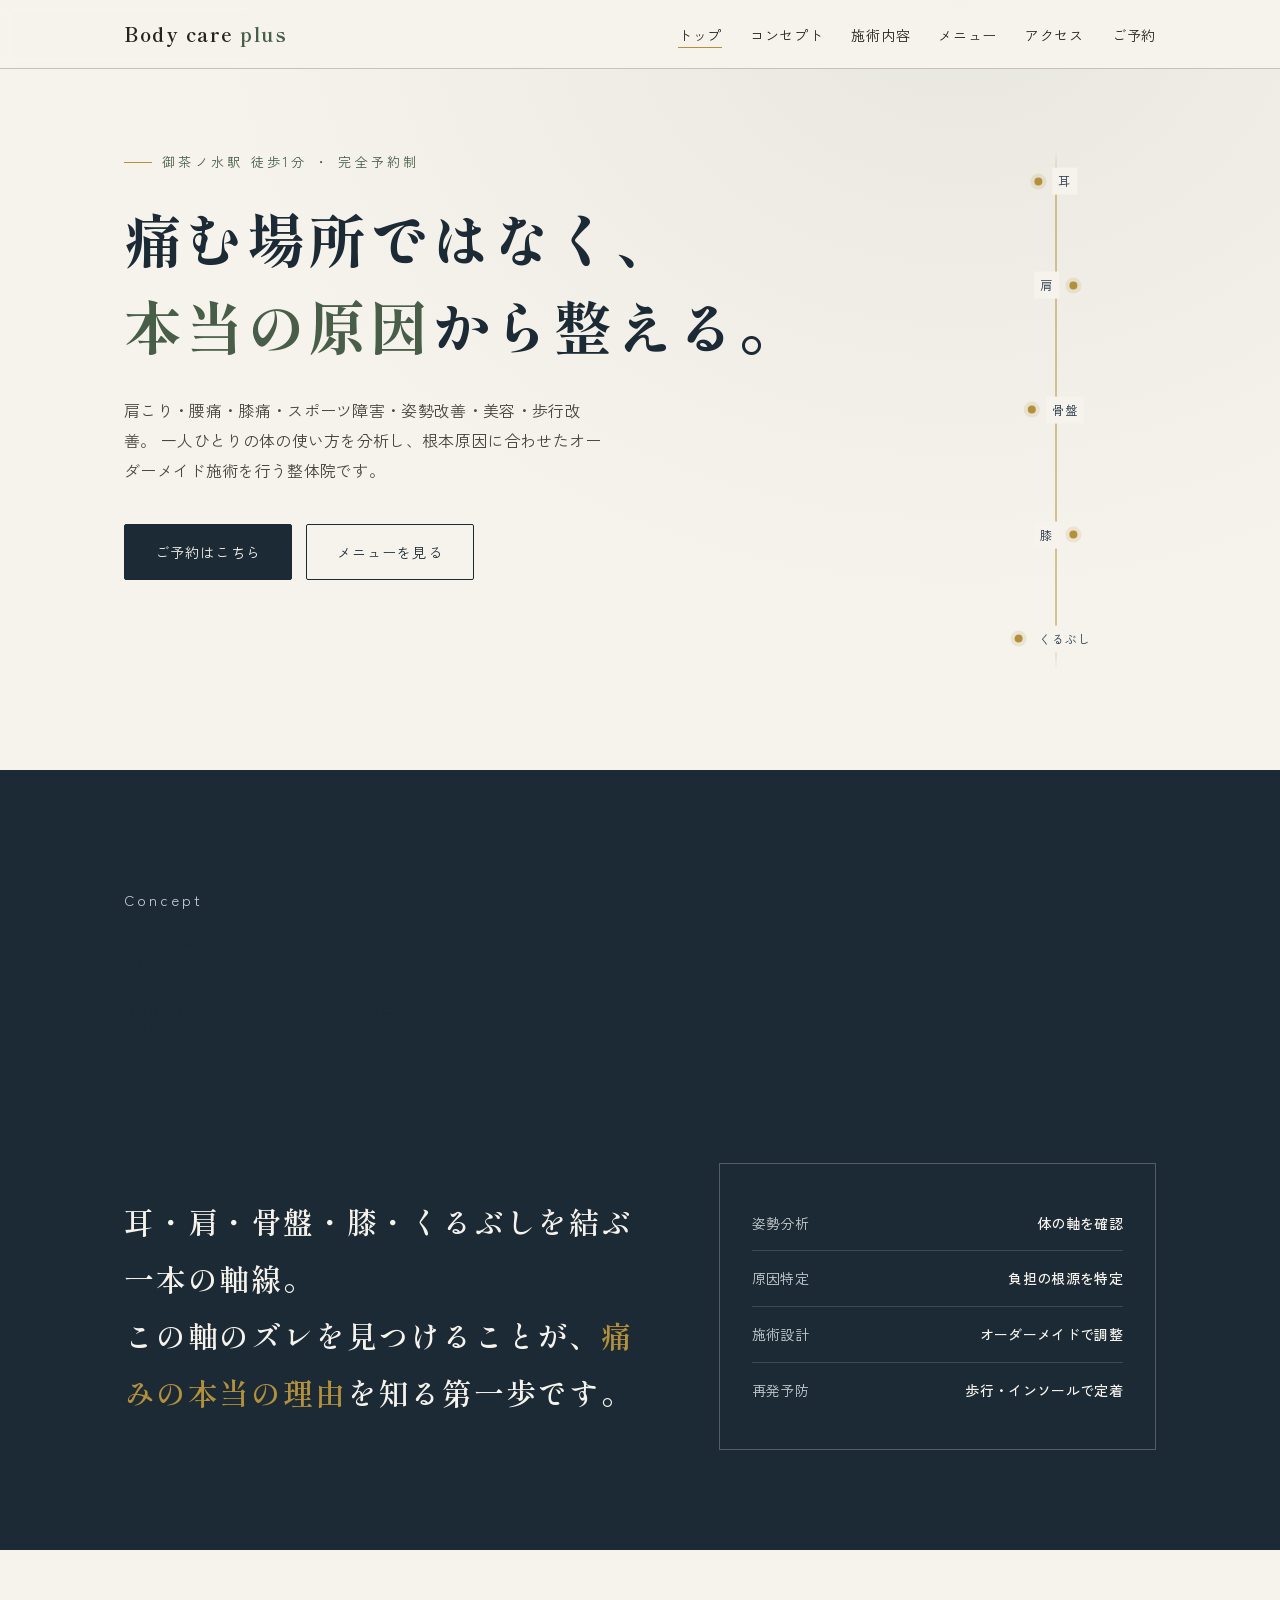
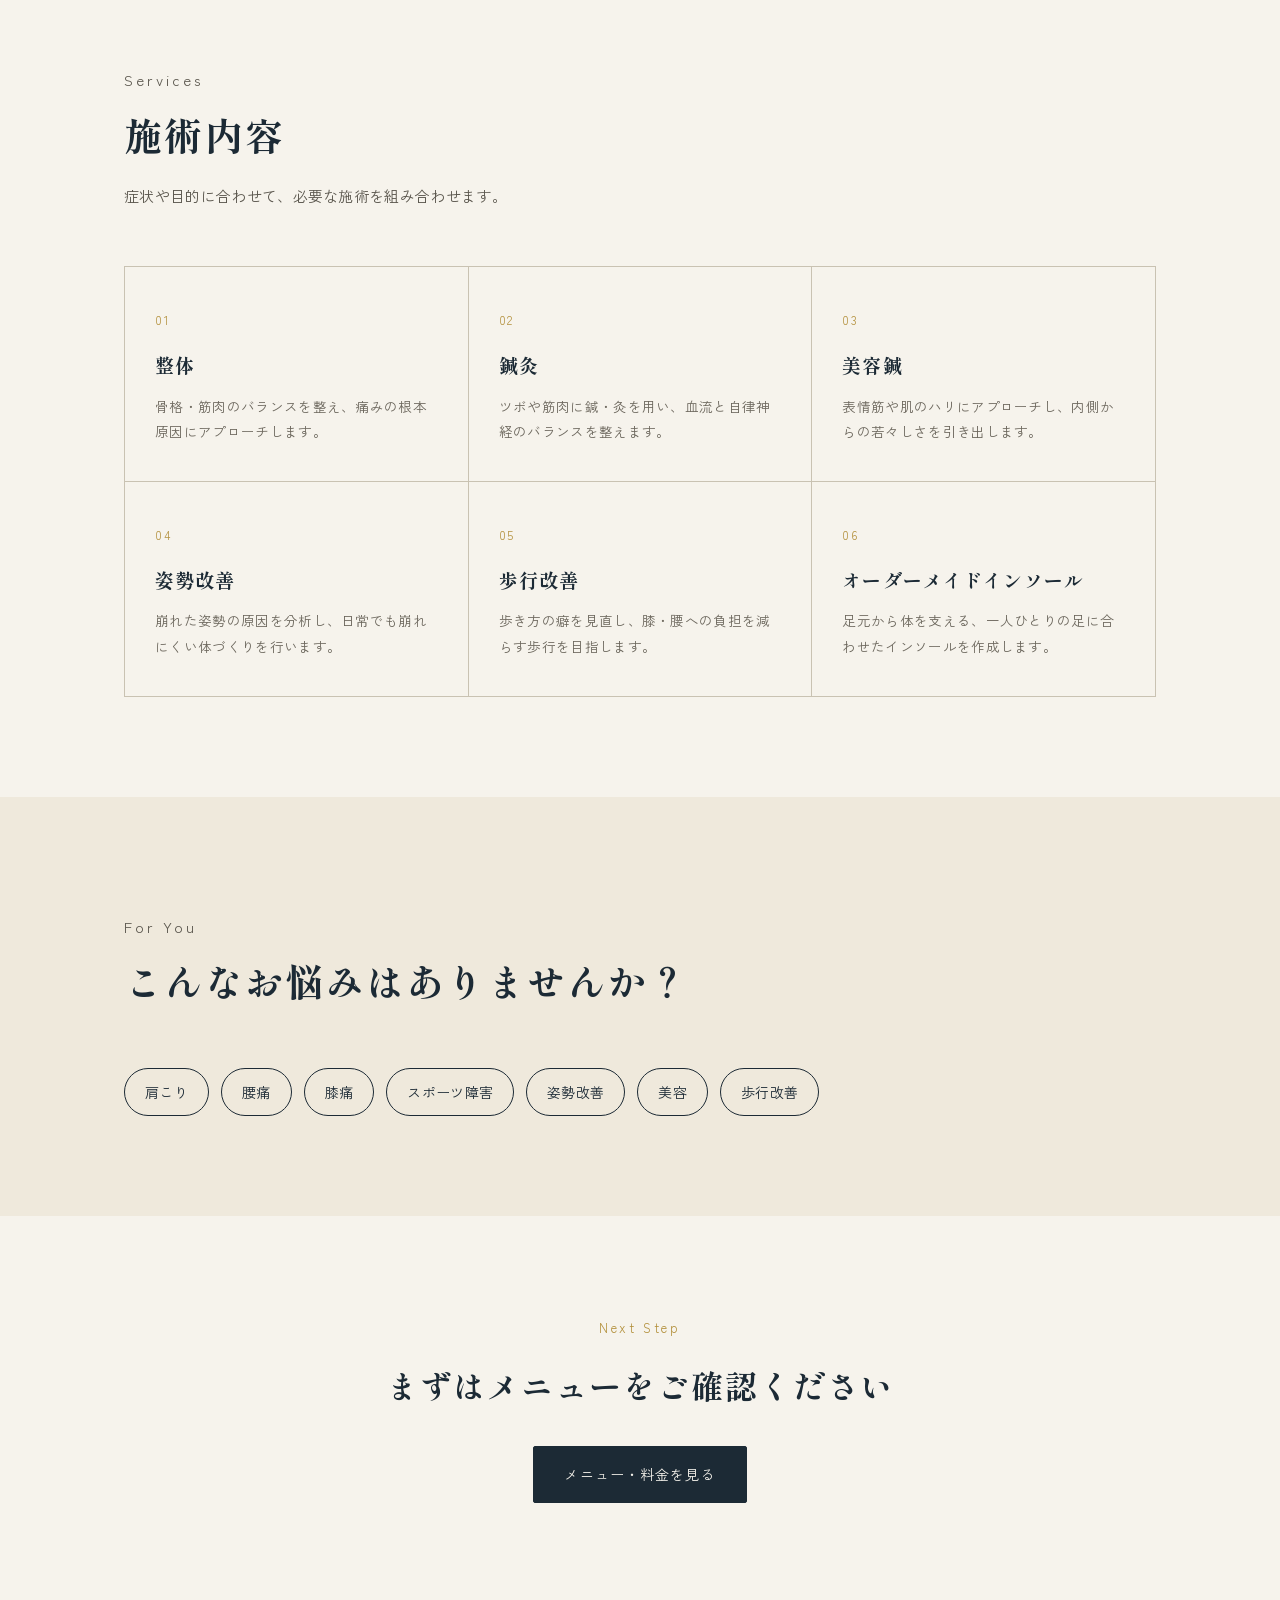
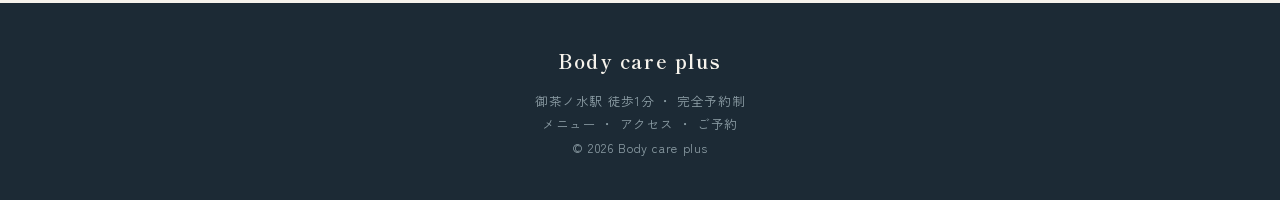
<file: index.html>
<!DOCTYPE html>
<html lang="ja">
<head>
<meta charset="UTF-8">
<meta name="viewport" content="width=device-width, initial-scale=1.0">
<title>Body care plus｜御茶ノ水の整体・鍼灸・美容鍼</title>
<meta name="description" content="御茶ノ水駅徒歩1分、完全予約制の整体院 Body care plus。整体・鍼灸・美容鍼・姿勢改善・歩行改善・オーダーメイドインソールで、痛みの根本原因から体を整えます。">
<meta property="og:title" content="Body care plus｜御茶ノ水の整体・鍼灸・美容鍼">
<meta property="og:description" content="痛む場所ではなく本当の原因から整えるオーダーメイド施術。御茶ノ水駅徒歩1分、完全予約制。">
<meta property="og:type" content="website">
<link rel="canonical" href="./index.html">
<link rel="preconnect" href="https://fonts.googleapis.com">
<link rel="preconnect" href="https://fonts.gstatic.com" crossorigin>
<link href="https://fonts.googleapis.com/css2?family=Shippori+Mincho:wght@500;600;700;800&family=Zen+Kaku+Gothic+New:wght@300;400;500;700&display=swap" rel="stylesheet">
<link rel="stylesheet" href="styles.css">
<script type="application/ld+json">
{
  "@context": "https://schema.org",
  "@type": "HealthAndBeautyBusiness",
  "name": "Body care plus",
  "description": "整体・鍼灸・美容鍼・姿勢改善・歩行改善・オーダーメイドインソールを提供する御茶ノ水の整体院。",
  "areaServed": "御茶ノ水",
  "openingHoursSpecification": [
    {"@type": "OpeningHoursSpecification", "dayOfWeek": ["Monday","Tuesday","Wednesday","Thursday","Friday"], "opens": "19:00", "closes": "23:00"},
    {"@type": "OpeningHoursSpecification", "dayOfWeek": ["Saturday","Sunday"], "opens": "13:00", "closes": "23:00"}
  ]
}
</script>
</head>
<body>

<header>
  <div class="nav-inner">
    <a href="index.html" class="logo">Body care <span>plus</span></a>
    <button class="nav-toggle" id="navToggle" aria-label="メニューを開く" aria-expanded="false">☰</button>
    <nav>
      <ul id="navList">
        <li><a href="index.html" class="active">トップ</a></li>
        <li><a href="index.html#concept">コンセプト</a></li>
        <li><a href="index.html#services">施術内容</a></li>
        <li><a href="menu.html">メニュー</a></li>
        <li><a href="access.html">アクセス</a></li>
        <li><a href="contact.html">ご予約</a></li>
      </ul>
    </nav>
  </div>
</header>

<main id="top">

  <section class="hero">
    <div class="wrap hero-grid">
      <div>
        <p class="eyebrow">御茶ノ水駅 徒歩1分 ・ 完全予約制</p>
        <h1>痛む場所ではなく、<br><em>本当の原因</em>から整える。</h1>
        <p class="lead">
          肩こり・腰痛・膝痛・スポーツ障害・姿勢改善・美容・歩行改善。
          一人ひとりの体の使い方を分析し、根本原因に合わせたオーダーメイド施術を行う整体院です。
        </p>
        <div class="hero-ctas">
          <a href="contact.html" class="btn btn-primary">ご予約はこちら</a>
          <a href="menu.html" class="btn btn-ghost">メニューを見る</a>
        </div>
      </div>
      <div class="axis" aria-hidden="true">
        <div class="axis-line"></div>
        <div class="axis-point" style="top:6%;"><div class="dot"></div><span class="tag">耳</span></div>
        <div class="axis-point right" style="top:26%;"><div class="dot"></div><span class="tag">肩</span></div>
        <div class="axis-point" style="top:50%;"><div class="dot"></div><span class="tag">骨盤</span></div>
        <div class="axis-point right" style="top:74%;"><div class="dot"></div><span class="tag">膝</span></div>
        <div class="axis-point" style="top:94%;"><div class="dot"></div><span class="tag">くるぶし</span></div>
      </div>
    </div>
  </section>

  <section class="concept" id="concept">
    <div class="wrap">
      <div class="section-head">
        <p class="section-num">Concept</p>
        <h2>その痛みは、<br>離れた場所が原因かもしれません。</h2>
      </div>
      <div class="concept-body">
        <h3>
          耳・肩・骨盤・膝・くるぶしを結ぶ一本の軸線。<br>
          この軸のズレを見つけることが、<em>痛みの本当の理由</em>を知る第一歩です。
        </h3>
        <div class="concept-diagram">
          <div class="row"><span>姿勢分析</span><b>体の軸を確認</b></div>
          <div class="row"><span>原因特定</span><b>負担の根源を特定</b></div>
          <div class="row"><span>施術設計</span><b>オーダーメイドで調整</b></div>
          <div class="row"><span>再発予防</span><b>歩行・インソールで定着</b></div>
        </div>
      </div>
    </div>
  </section>

  <section id="services">
    <div class="wrap">
      <div class="section-head">
        <p class="section-num">Services</p>
        <h2>施術内容</h2>
        <p>症状や目的に合わせて、必要な施術を組み合わせます。</p>
      </div>
      <div class="services-grid">
        <div class="service-card"><div><span class="num">01</span><h3>整体</h3><p>骨格・筋肉のバランスを整え、痛みの根本原因にアプローチします。</p></div></div>
        <div class="service-card"><div><span class="num">02</span><h3>鍼灸</h3><p>ツボや筋肉に鍼・灸を用い、血流と自律神経のバランスを整えます。</p></div></div>
        <div class="service-card"><div><span class="num">03</span><h3>美容鍼</h3><p>表情筋や肌のハリにアプローチし、内側からの若々しさを引き出します。</p></div></div>
        <div class="service-card"><div><span class="num">04</span><h3>姿勢改善</h3><p>崩れた姿勢の原因を分析し、日常でも崩れにくい体づくりを行います。</p></div></div>
        <div class="service-card"><div><span class="num">05</span><h3>歩行改善</h3><p>歩き方の癖を見直し、膝・腰への負担を減らす歩行を目指します。</p></div></div>
        <div class="service-card"><div><span class="num">06</span><h3>オーダーメイドインソール</h3><p>足元から体を支える、一人ひとりの足に合わせたインソールを作成します。</p></div></div>
      </div>
    </div>
  </section>

  <section class="target">
    <div class="wrap">
      <div class="section-head">
        <p class="section-num">For You</p>
        <h2>こんなお悩みはありませんか？</h2>
      </div>
      <div class="target-list">
        <span>肩こり</span><span>腰痛</span><span>膝痛</span><span>スポーツ障害</span>
        <span>姿勢改善</span><span>美容</span><span>歩行改善</span>
      </div>
    </div>
  </section>

  <section>
    <div class="wrap" style="text-align:center;">
      <p class="section-num">Next Step</p>
      <h2 class="mincho" style="font-size:clamp(24px,3.2vw,32px); color:var(--navy); margin:14px 0 30px;">
        まずはメニューをご確認ください
      </h2>
      <a href="menu.html" class="btn btn-primary">メニュー・料金を見る</a>
    </div>
  </section>

</main>

<footer>
  <div class="wrap">
    <span class="logo mincho">Body care plus</span><br>
    御茶ノ水駅 徒歩1分 ・ 完全予約制<br>
    <a href="menu.html">メニュー</a> ・ <a href="access.html">アクセス</a> ・ <a href="contact.html">ご予約</a><br>
    &copy; 2026 Body care plus
  </div>
</footer>

<div class="mobile-bar">
  <a href="assets/line-qr.png" target="_blank" rel="noopener"><span class="ico">💬</span>LINE</a>
  <a href="https://www.instagram.com/body.care.plus?igsh=dmV2ajZ1d2Z6M24w&utm_source=qr" target="_blank" rel="noopener" class="primary"><span class="ico">📷</span>Instagram</a>
</div>

<script>
  const toggle = document.getElementById('navToggle');
  const list = document.getElementById('navList');
  toggle.addEventListener('click', () => {
    const isOpen = list.classList.toggle('open');
    toggle.setAttribute('aria-expanded', isOpen);
  });
  list.querySelectorAll('a').forEach(a => a.addEventListener('click', () => {
    list.classList.remove('open');
    toggle.setAttribute('aria-expanded', 'false');
  }));
</script>

</body>
</html>
</file>
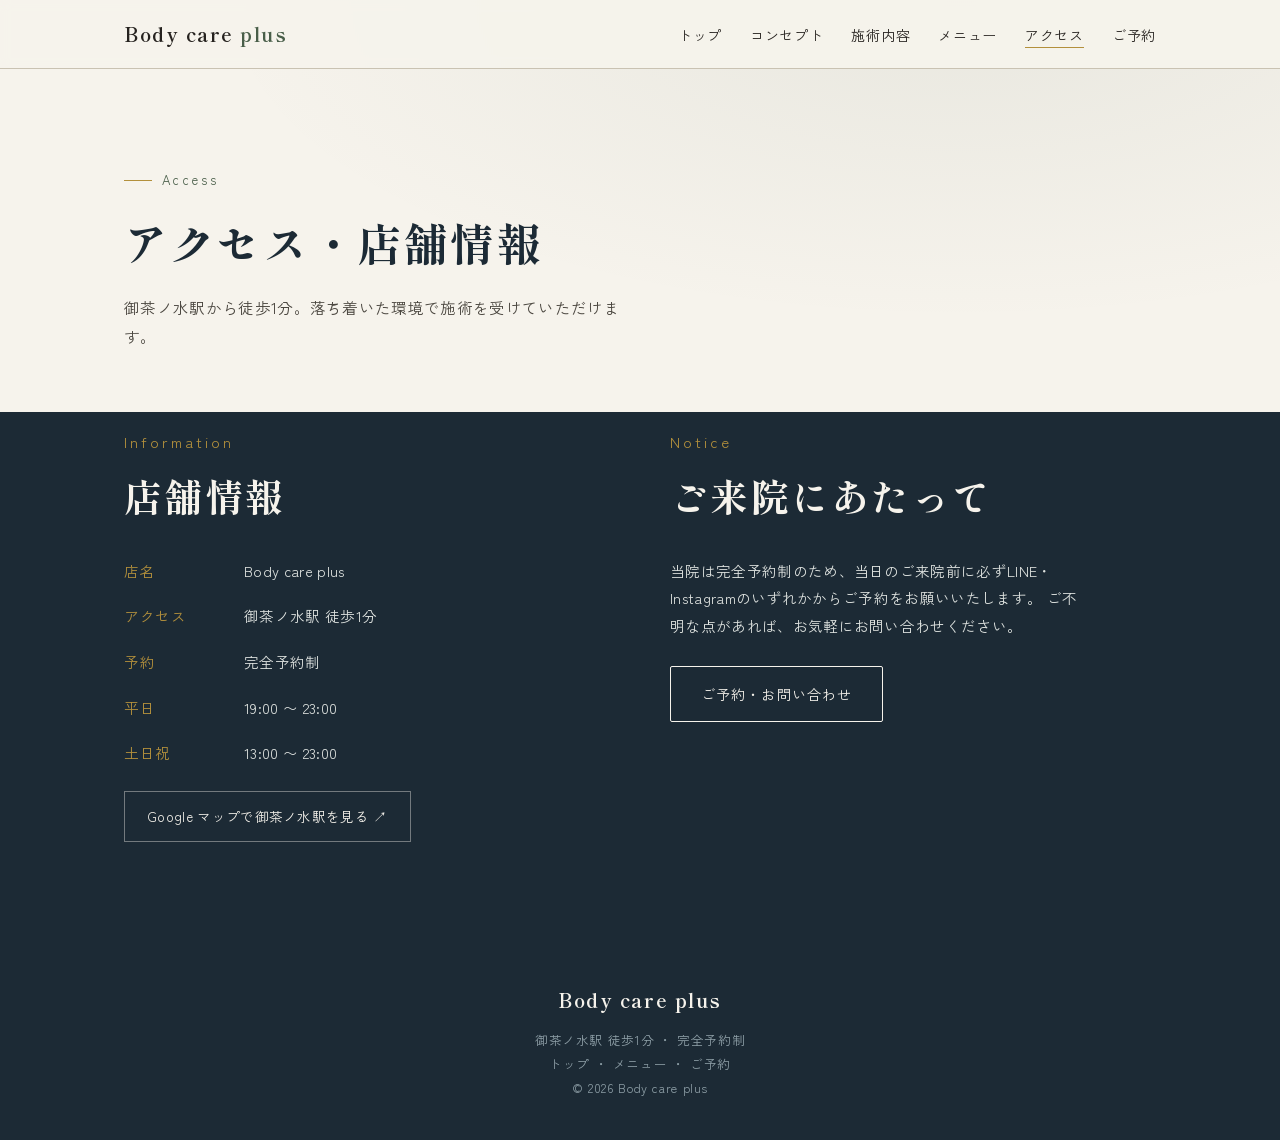
<file: access.html>
<!DOCTYPE html>
<html lang="ja">
<head>
<meta charset="UTF-8">
<meta name="viewport" content="width=device-width, initial-scale=1.0">
<title>アクセス・店舗情報｜Body care plus</title>
<meta name="description" content="Body care plusは御茶ノ水駅徒歩1分、完全予約制の整体院です。営業時間や店舗情報はこちらからご確認ください。">
<link rel="canonical" href="./access.html">
<link rel="preconnect" href="https://fonts.googleapis.com">
<link rel="preconnect" href="https://fonts.gstatic.com" crossorigin>
<link href="https://fonts.googleapis.com/css2?family=Shippori+Mincho:wght@500;600;700;800&family=Zen+Kaku+Gothic+New:wght@300;400;500;700&display=swap" rel="stylesheet">
<link rel="stylesheet" href="styles.css">
</head>
<body>

<header>
  <div class="nav-inner">
    <a href="index.html" class="logo">Body care <span>plus</span></a>
    <button class="nav-toggle" id="navToggle" aria-label="メニューを開く" aria-expanded="false">☰</button>
    <nav>
      <ul id="navList">
        <li><a href="index.html">トップ</a></li>
        <li><a href="index.html#concept">コンセプト</a></li>
        <li><a href="index.html#services">施術内容</a></li>
        <li><a href="menu.html">メニュー</a></li>
        <li><a href="access.html" class="active">アクセス</a></li>
        <li><a href="contact.html">ご予約</a></li>
      </ul>
    </nav>
  </div>
</header>

<main>
  <section class="page-hero">
    <div class="wrap">
      <p class="eyebrow">Access</p>
      <h1>アクセス・店舗情報</h1>
      <p>御茶ノ水駅から徒歩1分。落ち着いた環境で施術を受けていただけます。</p>
    </div>
  </section>

  <section class="access" style="padding-top:0;">
    <div class="wrap access-grid">
      <div>
        <div class="section-head" style="margin-bottom:30px;">
          <p class="section-num" style="color:var(--brass);">Information</p>
          <h2 style="color:var(--paper);">店舗情報</h2>
        </div>
        <dl>
          <dt>店名</dt><dd>Body care plus</dd>
          <dt>アクセス</dt><dd>御茶ノ水駅 徒歩1分</dd>
          <dt>予約</dt><dd>完全予約制</dd>
          <dt>平日</dt><dd>19:00 〜 23:00</dd>
          <dt>土日祝</dt><dd>13:00 〜 23:00</dd>
        </dl>
        <a href="https://www.google.com/maps/search/?api=1&query=%E5%BE%A1%E8%8C%B6%E3%83%8E%E6%B0%B4%E9%A7%85" target="_blank" rel="noopener" class="map-link">
          Google マップで御茶ノ水駅を見る ↗
        </a>
      </div>
      <div>
        <div class="section-head" style="margin-bottom:30px;">
          <p class="section-num" style="color:var(--brass);">Notice</p>
          <h2 style="color:var(--paper);">ご来院にあたって</h2>
        </div>
        <p style="color:#dfe3e0; font-size:14.5px; max-width:420px;">
          当院は完全予約制のため、当日のご来院前に必ずLINE・Instagramのいずれかからご予約をお願いいたします。
          ご不明な点があれば、お気軽にお問い合わせください。
        </p>
        <a href="contact.html" class="btn btn-ghost" style="margin-top:26px; border-color:var(--paper); color:var(--paper);">ご予約・お問い合わせ</a>
      </div>
    </div>
  </section>
</main>

<footer>
  <div class="wrap">
    <span class="logo mincho">Body care plus</span><br>
    御茶ノ水駅 徒歩1分 ・ 完全予約制<br>
    <a href="index.html">トップ</a> ・ <a href="menu.html">メニュー</a> ・ <a href="contact.html">ご予約</a><br>
    &copy; 2026 Body care plus
  </div>
</footer>

<div class="mobile-bar">
  <a href="assets/line-qr.png" target="_blank" rel="noopener"><span class="ico">💬</span>LINE</a>
  <a href="https://www.instagram.com/body.care.plus?igsh=dmV2ajZ1d2Z6M24w&utm_source=qr" target="_blank" rel="noopener" class="primary"><span class="ico">📷</span>Instagram</a>
</div>

<script>
  const toggle = document.getElementById('navToggle');
  const list = document.getElementById('navList');
  toggle.addEventListener('click', () => {
    const isOpen = list.classList.toggle('open');
    toggle.setAttribute('aria-expanded', isOpen);
  });
  list.querySelectorAll('a').forEach(a => a.addEventListener('click', () => {
    list.classList.remove('open');
    toggle.setAttribute('aria-expanded', 'false');
  }));
</script>

</body>
</html>
</file>
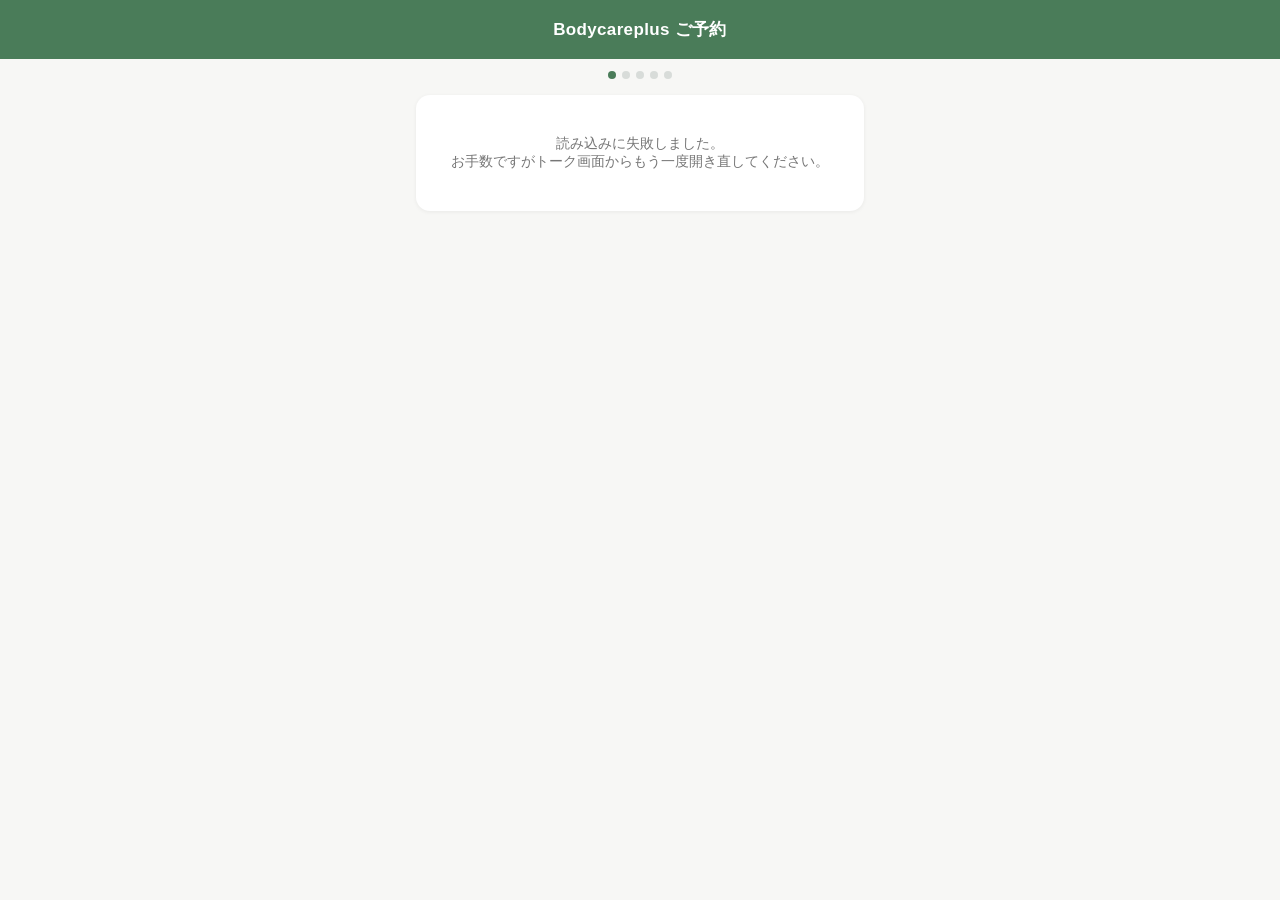
<file: booking.html>
<!DOCTYPE html>
<html lang="ja">
<head>
<meta charset="UTF-8">
<meta name="viewport" content="width=device-width, initial-scale=1.0, maximum-scale=1.0">
<title>ご予約 | Bodycareplus</title>
<script src="https://static.line-scdn.net/liff/edge/2/sdk.js"></script>
<style>
  :root{
    --green:#4a7c59;
    --green-dark:#37613f;
    --green-light:#eaf3ec;
    --bg:#f7f7f5;
    --text:#2b2b2b;
    --muted:#767676;
    --danger:#c0392b;
  }
  *{box-sizing:border-box;}
  body{
    margin:0;
    font-family:-apple-system,BlinkMacSystemFont,"Hiragino Sans","Hiragino Kaku Gothic ProN","Yu Gothic",sans-serif;
    background:var(--bg);
    color:var(--text);
    padding-bottom:40px;
  }
  header{
    background:var(--green);
    color:#fff;
    padding:18px 16px;
    text-align:center;
    position:sticky;
    top:0;
    z-index:10;
  }
  header h1{
    margin:0;
    font-size:17px;
    font-weight:600;
    letter-spacing:.02em;
  }
  .steps{
    display:flex;
    justify-content:center;
    gap:6px;
    padding:12px 16px 0;
  }
  .steps span{
    width:8px;height:8px;border-radius:50%;
    background:#d8dcd9;
  }
  .steps span.active{background:var(--green);}
  main{
    max-width:480px;
    margin:0 auto;
    padding:16px;
  }
  .card{
    background:#fff;
    border-radius:14px;
    padding:16px;
    margin-bottom:14px;
    box-shadow:0 1px 4px rgba(0,0,0,0.06);
  }
  .screen{display:none;}
  .screen.active{display:block;}
  h2.section-title{
    font-size:15px;
    color:var(--green-dark);
    margin:0 0 12px;
    font-weight:700;
  }
  .menu-item, .day-item, .time-item{
    display:flex;
    justify-content:space-between;
    align-items:center;
    padding:14px;
    border:1px solid #e6e6e2;
    border-radius:10px;
    margin-bottom:10px;
    cursor:pointer;
    transition:border-color .15s, background .15s;
  }
  .menu-item:active, .day-item:active, .time-item:active{background:var(--green-light);}
  .menu-item.selected, .day-item.selected, .time-item.selected{
    border-color:var(--green);
    background:var(--green-light);
  }
  .menu-name{font-weight:600;font-size:14.5px;}
  .menu-sub{font-size:12.5px;color:var(--muted);margin-top:2px;}
  .menu-price{font-weight:700;color:var(--green-dark);font-size:14px;white-space:nowrap;margin-left:10px;}
  .time-grid{
    display:grid;
    grid-template-columns:repeat(3,1fr);
    gap:8px;
  }
  .time-item{
    justify-content:center;
    margin-bottom:0;
    padding:12px 6px;
    font-size:14px;
    font-weight:600;
  }
  label.field-label{
    display:block;
    font-size:13px;
    color:var(--muted);
    margin:14px 0 6px;
  }
  input[type=text], input[type=tel]{
    width:100%;
    padding:12px;
    border:1px solid #dcdcd8;
    border-radius:10px;
    font-size:15px;
    background:#fff;
  }
  input:focus{outline:2px solid var(--green);border-color:var(--green);}
  .btn{
    display:block;
    width:100%;
    padding:14px;
    border:none;
    border-radius:12px;
    background:var(--green);
    color:#fff;
    font-size:15.5px;
    font-weight:700;
    cursor:pointer;
    margin-top:8px;
  }
  .btn:disabled{background:#c7cfc9;cursor:not-allowed;}
  .btn.secondary{
    background:#fff;
    color:var(--green-dark);
    border:1px solid var(--green);
  }
  .btn-row{display:flex;gap:10px;}
  .btn-row .btn{margin-top:14px;}
  .summary-row{
    display:flex;
    justify-content:space-between;
    padding:8px 0;
    border-bottom:1px solid #eee;
    font-size:14px;
  }
  .summary-row:last-child{border-bottom:none;}
  .summary-label{color:var(--muted);}
  .summary-value{font-weight:600;text-align:right;}
  .empty, .loading{
    text-align:center;
    color:var(--muted);
    padding:24px 0;
    font-size:14px;
  }
  .error-box{
    background:#fdecea;
    color:var(--danger);
    border-radius:10px;
    padding:12px 14px;
    font-size:13.5px;
    margin-bottom:14px;
    display:none;
  }
  .error-box.show{display:block;}
  .success-icon{
    width:64px;height:64px;
    border-radius:50%;
    background:var(--green);
    color:#fff;
    display:flex;align-items:center;justify-content:center;
    font-size:32px;
    margin:8px auto 16px;
  }
  .success-title{text-align:center;font-size:17px;font-weight:700;margin-bottom:6px;}
  .success-sub{text-align:center;color:var(--muted);font-size:13.5px;margin-bottom:18px;}
  .month-label{
    font-size:13px;
    color:var(--muted);
    margin:14px 0 8px;
  }
  .month-label:first-child{margin-top:0;}
  .policy-text{
    font-size:13px;
    color:var(--text);
    line-height:1.7;
    margin:0 0 10px;
  }
  .policy-list{
    list-style:none;
    padding:0;
    margin:0 0 10px;
  }
  .policy-list li{
    font-size:13px;
    line-height:1.6;
    padding-left:18px;
    position:relative;
    margin-bottom:7px;
    color:var(--text);
  }
  .policy-list li::before{
    content:'・';
    position:absolute;
    left:0;
    color:var(--green);
    font-weight:700;
  }
  .policy-note{
    font-size:12px;
    color:var(--muted);
    margin-top:2px;
    line-height:1.6;
  }
</style>
</head>
<body>

<header>
  <h1>Bodycareplus ご予約</h1>
</header>
<div class="steps">
  <span id="dot-menu" class="active"></span>
  <span id="dot-day"></span>
  <span id="dot-time"></span>
  <span id="dot-form"></span>
  <span id="dot-done"></span>
</div>

<main>

  <div id="screen-loading" class="screen active">
    <div class="card">
      <div class="loading">読み込み中です…</div>
    </div>
  </div>

  <div id="screen-menu" class="screen">
    <div class="card">
      <h2 class="section-title">1. メニューを選択してください</h2>
      <div id="menu-list"></div>
    </div>
    <p style="text-align:center;margin:0;">
      <a href="javascript:void(0)" onclick="goTo('mybookings'); loadMyBookings();" style="font-size:12.5px;color:var(--green-dark);text-decoration:underline;">ご予約の確認・キャンセルはこちら</a>
    </p>
  </div>

  <div id="screen-mybookings" class="screen">
    <div class="card">
      <h2 class="section-title">ご予約の確認・キャンセル</h2>
      <div id="mybookings-list"><div class="loading">読み込み中…</div></div>
    </div>
    <button class="btn secondary" onclick="goTo('menu')">← メニュー選択に戻る</button>
  </div>

  <div id="screen-day" class="screen">
    <div class="card">
      <h2 class="section-title">2. ご希望日を選択してください</h2>
      <div id="day-list"></div>
    </div>
    <button class="btn secondary" onclick="goTo('menu')">← メニュー選択に戻る</button>
  </div>

  <div id="screen-time" class="screen">
    <div class="card">
      <h2 class="section-title">3. ご希望時間を選択してください</h2>
      <div id="time-list" class="time-grid"></div>
      <div id="time-empty" class="empty" style="display:none;">この日は空き枠がありません。他の日をお選びください。</div>
    </div>
    <button class="btn secondary" onclick="goTo('day')">← 日付選択に戻る</button>
  </div>

  <div id="screen-form" class="screen">
    <div class="card">
      <h2 class="section-title">4. お客様情報のご入力</h2>
      <label class="field-label">お名前</label>
      <input type="text" id="input-name" placeholder="例）山田 太郎">
      <label class="field-label">お電話番号</label>
      <input type="tel" id="input-phone" placeholder="例）090-1234-5678">
    </div>
    <div class="card">
      <h2 class="section-title">ご予約内容の確認</h2>
      <div id="summary"></div>
    </div>
    <div class="card">
      <h2 class="section-title">キャンセルについて</h2>
      <p class="policy-text">ご予約の変更・キャンセルは、このLINEのトーク画面から直接メッセージをお送りください。</p>
      <ul class="policy-list">
        <li>来院予定日の<strong>前日まで</strong>のご連絡：キャンセル料はかかりません</li>
        <li><strong>当日</strong>のご連絡：施術料金の50%をキャンセル料として申し受けます</li>
        <li>ご連絡のない<strong>無断キャンセル</strong>：施術料金の100%を申し受けます</li>
      </ul>
      <p class="policy-note">体調不良など、やむを得ないご事情がある場合もまずはご連絡ください。</p>
    </div>
    <div id="submit-error" class="error-box"></div>
    <button class="btn" id="btn-submit" onclick="submitBooking()">この内容で予約する</button>
    <button class="btn secondary" onclick="goTo('time')">← 時間選択に戻る</button>
  </div>

  <div id="screen-done" class="screen">
    <div class="card">
      <div class="success-icon">✓</div>
      <div class="success-title">ご予約を承りました</div>
      <div class="success-sub">LINEに確認メッセージをお送りしました。<br>当日のご来院をお待ちしております。</div>
      <div id="summary-done"></div>
      <button class="btn" onclick="closeLiff()">閉じる</button>
    </div>
  </div>

</main>

<script>
// ==== 設定 ====
const LIFF_ID = '2011465426-30MqWbLD';
const GAS_ENDPOINT = 'https://script.google.com/macros/s/AKfycbwWPcXnZ0vDyfkmfLcBuj5U_aM8iriLMM6W-MXSRZ3OeW-lNVGF1hy776dqpEIGSIDB/exec';
// ================

const state = {
  menu: null,
  menuId: null,
  date: null,
  time: null,
  profile: null
};

function goTo(step){
  document.querySelectorAll('.screen').forEach(s=>s.classList.remove('active'));
  document.getElementById('screen-'+step).classList.add('active');
  ['menu','day','time','form','done'].forEach(s=>{
    const dot = document.getElementById('dot-'+s);
    if(dot) dot.classList.remove('active');
  });
  const order = ['menu','day','time','form','done'];
  const idx = order.indexOf(step);
  order.forEach((s,i)=>{
    const dot = document.getElementById('dot-'+s);
    if(dot && i<=idx) dot.classList.add('active');
  });
}

async function apiGet(params){
  const url = new URL(GAS_ENDPOINT);
  Object.keys(params).forEach(k=>url.searchParams.set(k, params[k]));
  const res = await fetch(url.toString());
  return res.json();
}

// NOTE: Content-Type をわざと application/json にしない（text/plain のまま送る）ことで
// ブラウザのCORSプリフライト(OPTIONS)を回避しています。Apps ScriptのdoPostはOPTIONSに
// 対応していないため、ここでヘッダーを追加するとエラーになります。
async function apiPost(payload){
  const res = await fetch(GAS_ENDPOINT, {
    method: 'POST',
    body: JSON.stringify(payload)
  });
  return res.json();
}

function formatDateLabel(dateStr){
  const d = new Date(dateStr + 'T00:00:00+09:00');
  const week = ['日','月','火','水','木','金','土'];
  return (d.getMonth()+1) + '月' + d.getDate() + '日（' + week[d.getDay()] + '）';
}

async function loadMenu(){
  const res = await apiGet({ action:'menu' });
  if(!res.ok) throw new Error(res.error || 'メニューの取得に失敗しました');
  state.menu = res.menu;
  const list = document.getElementById('menu-list');
  list.innerHTML = '';
  Object.keys(state.menu).forEach(id=>{
    const m = state.menu[id];
    const el = document.createElement('div');
    el.className = 'menu-item';
    el.innerHTML =
      '<div><div class="menu-name">'+m.name+'</div>' +
      '<div class="menu-sub">'+m.duration+'分</div></div>' +
      '<div class="menu-price">¥'+Number(m.price).toLocaleString()+'</div>';
    el.onclick = ()=> selectMenu(id, el);
    list.appendChild(el);
  });
}

function selectMenu(id, el){
  state.menuId = id;
  document.querySelectorAll('#menu-list .menu-item').forEach(e=>e.classList.remove('selected'));
  el.classList.add('selected');
  loadDays();
}

async function loadDays(){
  goTo('day');
  const list = document.getElementById('day-list');
  list.innerHTML = '<div class="loading">空き状況を確認中…</div>';
  const res = await apiGet({ action:'days' });
  if(!res.ok){ list.innerHTML = '<div class="empty">取得に失敗しました</div>'; return; }
  list.innerHTML = '';
  if(res.days.length === 0){
    list.innerHTML = '<div class="empty">ご予約可能な日がありません</div>';
    return;
  }
  res.days.forEach(dateStr=>{
    const el = document.createElement('div');
    el.className = 'day-item';
    el.innerHTML = '<div class="menu-name">'+formatDateLabel(dateStr)+'</div><div>›</div>';
    el.onclick = ()=> selectDay(dateStr, el);
    list.appendChild(el);
  });
}

function selectDay(dateStr, el){
  state.date = dateStr;
  document.querySelectorAll('#day-list .day-item').forEach(e=>e.classList.remove('selected'));
  if(el) el.classList.add('selected');
  loadSlots();
}

async function loadSlots(){
  goTo('time');
  const list = document.getElementById('time-list');
  const empty = document.getElementById('time-empty');
  empty.style.display = 'none';
  list.innerHTML = '<div class="loading">確認中…</div>';
  const res = await apiGet({ action:'slots', date: state.date, menuId: state.menuId });
  list.innerHTML = '';
  if(!res.ok){ list.innerHTML=''; empty.textContent='取得に失敗しました。'; empty.style.display='block'; return; }
  if(!res.slots || res.slots.length === 0){
    empty.style.display = 'block';
    return;
  }
  res.slots.forEach(t=>{
    const el = document.createElement('div');
    el.className = 'time-item';
    el.textContent = t;
    el.onclick = ()=> selectTime(t, el);
    list.appendChild(el);
  });
}

function selectTime(t, el){
  state.time = t;
  document.querySelectorAll('#time-list .time-item').forEach(e=>e.classList.remove('selected'));
  el.classList.add('selected');
  showForm();
}

function showForm(){
  goTo('form');
  renderSummary('summary');
}

function renderSummary(targetId){
  const m = state.menu[state.menuId];
  const box = document.getElementById(targetId);
  box.innerHTML =
    row('メニュー', m.name) +
    row('料金', '¥'+Number(m.price).toLocaleString()) +
    row('所要時間', m.duration+'分') +
    row('日時', formatDateLabel(state.date) + ' ' + state.time);
  function row(label, value){
    return '<div class="summary-row"><span class="summary-label">'+label+'</span><span class="summary-value">'+value+'</span></div>';
  }
}

async function submitBooking(){
  const name = document.getElementById('input-name').value.trim();
  const phone = document.getElementById('input-phone').value.trim();
  const errBox = document.getElementById('submit-error');
  errBox.classList.remove('show');

  if(!name || !phone){
    errBox.textContent = 'お名前とお電話番号を入力してください。';
    errBox.classList.add('show');
    return;
  }

  const btn = document.getElementById('btn-submit');
  btn.disabled = true;
  btn.textContent = '送信中…';

  try{
    const payload = {
      menuId: state.menuId,
      date: state.date,
      time: state.time,
      name: name,
      phone: phone,
      lineDisplayName: state.profile ? state.profile.displayName : '',
      lineUserId: state.profile ? state.profile.userId : ''
    };
    const res = await apiPost(payload);
    if(!res.ok){
      errBox.textContent = res.error || '予約に失敗しました。時間を置いて再度お試しください。';
      errBox.classList.add('show');
      btn.disabled = false;
      btn.textContent = 'この内容で予約する';
      return;
    }
    renderSummary('summary-done');
    goTo('done');
  }catch(e){
    errBox.textContent = '通信エラーが発生しました。電波の良い場所で再度お試しください。';
    errBox.classList.add('show');
    btn.disabled = false;
    btn.textContent = 'この内容で予約する';
  }
}

async function loadMyBookings(){
  const list = document.getElementById('mybookings-list');
  list.innerHTML = '<div class="loading">読み込み中…</div>';
  const lineUserId = state.profile ? state.profile.userId : '';
  if(!lineUserId){
    list.innerHTML = '<div class="empty">お客様情報を確認できませんでした。</div>';
    return;
  }
  try{
    const res = await apiGet({ action:'myBookings', lineUserId: lineUserId });
    if(!res.ok){
      list.innerHTML = '<div class="empty">取得に失敗しました。</div>';
      return;
    }
    if(!res.bookings || res.bookings.length === 0){
      list.innerHTML = '<div class="empty">現在ご予約はありません。</div>';
      return;
    }
    list.innerHTML = '';
    const todayStr = new Date().toLocaleDateString('sv-SE', { timeZone: 'Asia/Tokyo' });
    res.bookings.forEach(b=>{
      const isSameDay = b.isoDate <= todayStr;
      const row = document.createElement('div');
      row.className = 'menu-item';
      row.style.cursor = 'default';
      row.innerHTML =
        '<div><div class="menu-name">'+b.dateLabel+' '+b.timeLabel+'〜</div>'+
        '<div class="menu-sub">'+b.title+'</div></div>';
      const btn = document.createElement('button');
      btn.className = 'btn secondary';
      btn.style.cssText = 'margin:0;width:auto;padding:8px 14px;font-size:13px;';
      btn.textContent = 'キャンセル';
      btn.onclick = ()=> handleCancelClick(b, isSameDay, row, btn);
      row.appendChild(btn);
      list.appendChild(row);
    });
  }catch(e){
    list.innerHTML = '<div class="empty">通信エラーが発生しました。</div>';
  }
}

async function handleCancelClick(b, isSameDay, row, btn){
  if(isSameDay){
    alert('当日のキャンセルはLINEでご連絡ください。');
    return;
  }
  if(!confirm(b.dateLabel+' '+b.timeLabel+'〜のご予約をキャンセルします。よろしいですか？')) return;
  btn.disabled = true;
  btn.textContent = '処理中…';
  try{
    const res = await apiPost({
      action: 'cancel',
      eventId: b.eventId,
      lineUserId: state.profile ? state.profile.userId : ''
    });
    if(!res.ok){
      alert(res.sameDay ? '当日のキャンセルはLINEでご連絡ください。' : (res.error || 'キャンセルに失敗しました。'));
      btn.disabled = false;
      btn.textContent = 'キャンセル';
      return;
    }
    row.innerHTML = '<div class="menu-sub">キャンセルされました</div>';
  }catch(e){
    alert('通信エラーが発生しました。電波の良い場所で再度お試しください。');
    btn.disabled = false;
    btn.textContent = 'キャンセル';
  }
}

function closeLiff(){
  if(window.liff && liff.isInClient()){
    liff.closeWindow();
  }else{
    window.close();
  }
}

async function main(){
  try{
    await liff.init({ liffId: LIFF_ID });
    if(!liff.isLoggedIn()){
      liff.login();
      return;
    }
    try{
      state.profile = await liff.getProfile();
    }catch(e){
      state.profile = null;
    }
    await loadMenu();
    goTo('menu');
  }catch(e){
    document.getElementById('screen-loading').innerHTML =
      '<div class="card"><div class="empty">読み込みに失敗しました。<br>お手数ですがトーク画面からもう一度開き直してください。</div></div>';
  }
}

main();
</script>
</body>
</html>
</file>
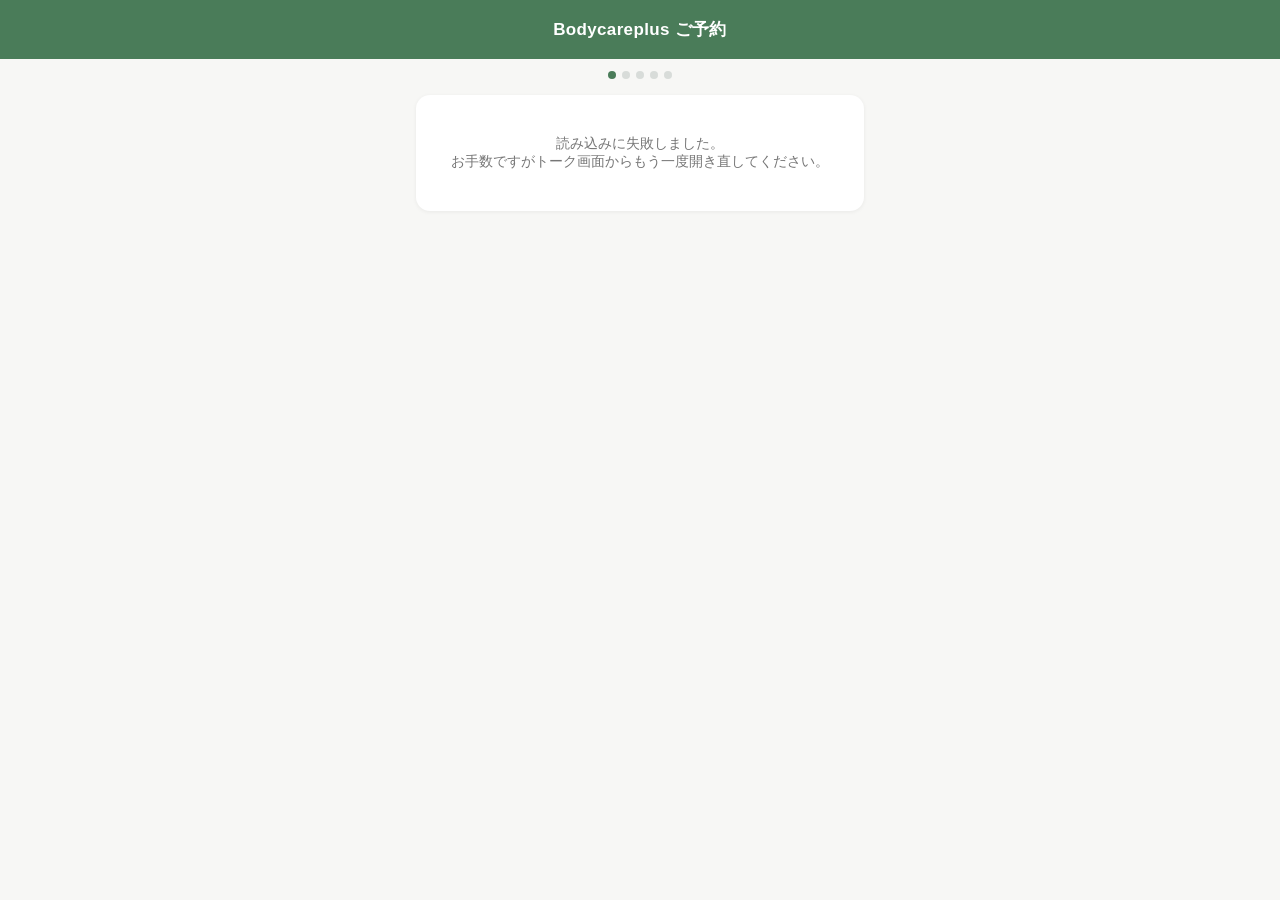
<file: booking_1.html>
<!DOCTYPE html>
<html lang="ja">
<head>
<meta charset="UTF-8">
<meta name="viewport" content="width=device-width, initial-scale=1.0, maximum-scale=1.0">
<title>ご予約 | Bodycareplus</title>
<script src="https://static.line-scdn.net/liff/edge/2/sdk.js"></script>
<style>
  :root{
    --green:#4a7c59;
    --green-dark:#37613f;
    --green-light:#eaf3ec;
    --bg:#f7f7f5;
    --text:#2b2b2b;
    --muted:#767676;
    --danger:#c0392b;
  }
  *{box-sizing:border-box;}
  body{
    margin:0;
    font-family:-apple-system,BlinkMacSystemFont,"Hiragino Sans","Hiragino Kaku Gothic ProN","Yu Gothic",sans-serif;
    background:var(--bg);
    color:var(--text);
    padding-bottom:40px;
  }
  header{
    background:var(--green);
    color:#fff;
    padding:18px 16px;
    text-align:center;
    position:sticky;
    top:0;
    z-index:10;
  }
  header h1{
    margin:0;
    font-size:17px;
    font-weight:600;
    letter-spacing:.02em;
  }
  .steps{
    display:flex;
    justify-content:center;
    gap:6px;
    padding:12px 16px 0;
  }
  .steps span{
    width:8px;height:8px;border-radius:50%;
    background:#d8dcd9;
  }
  .steps span.active{background:var(--green);}
  main{
    max-width:480px;
    margin:0 auto;
    padding:16px;
  }
  .card{
    background:#fff;
    border-radius:14px;
    padding:16px;
    margin-bottom:14px;
    box-shadow:0 1px 4px rgba(0,0,0,0.06);
  }
  .screen{display:none;}
  .screen.active{display:block;}
  h2.section-title{
    font-size:15px;
    color:var(--green-dark);
    margin:0 0 12px;
    font-weight:700;
  }
  .menu-item, .day-item, .time-item{
    display:flex;
    justify-content:space-between;
    align-items:center;
    padding:14px;
    border:1px solid #e6e6e2;
    border-radius:10px;
    margin-bottom:10px;
    cursor:pointer;
    transition:border-color .15s, background .15s;
  }
  .menu-item:active, .day-item:active, .time-item:active{background:var(--green-light);}
  .menu-item.selected, .day-item.selected, .time-item.selected{
    border-color:var(--green);
    background:var(--green-light);
  }
  .menu-name{font-weight:600;font-size:14.5px;}
  .menu-sub{font-size:12.5px;color:var(--muted);margin-top:2px;}
  .menu-price{font-weight:700;color:var(--green-dark);font-size:14px;white-space:nowrap;margin-left:10px;}
  .time-grid{
    display:grid;
    grid-template-columns:repeat(3,1fr);
    gap:8px;
  }
  .time-item{
    justify-content:center;
    margin-bottom:0;
    padding:12px 6px;
    font-size:14px;
    font-weight:600;
  }
  label.field-label{
    display:block;
    font-size:13px;
    color:var(--muted);
    margin:14px 0 6px;
  }
  input[type=text], input[type=tel]{
    width:100%;
    padding:12px;
    border:1px solid #dcdcd8;
    border-radius:10px;
    font-size:15px;
    background:#fff;
  }
  input:focus{outline:2px solid var(--green);border-color:var(--green);}
  .btn{
    display:block;
    width:100%;
    padding:14px;
    border:none;
    border-radius:12px;
    background:var(--green);
    color:#fff;
    font-size:15.5px;
    font-weight:700;
    cursor:pointer;
    margin-top:8px;
  }
  .btn:disabled{background:#c7cfc9;cursor:not-allowed;}
  .btn.secondary{
    background:#fff;
    color:var(--green-dark);
    border:1px solid var(--green);
  }
  .btn-row{display:flex;gap:10px;}
  .btn-row .btn{margin-top:14px;}
  .summary-row{
    display:flex;
    justify-content:space-between;
    padding:8px 0;
    border-bottom:1px solid #eee;
    font-size:14px;
  }
  .summary-row:last-child{border-bottom:none;}
  .summary-label{color:var(--muted);}
  .summary-value{font-weight:600;text-align:right;}
  .empty, .loading{
    text-align:center;
    color:var(--muted);
    padding:24px 0;
    font-size:14px;
  }
  .error-box{
    background:#fdecea;
    color:var(--danger);
    border-radius:10px;
    padding:12px 14px;
    font-size:13.5px;
    margin-bottom:14px;
    display:none;
  }
  .error-box.show{display:block;}
  .success-icon{
    width:64px;height:64px;
    border-radius:50%;
    background:var(--green);
    color:#fff;
    display:flex;align-items:center;justify-content:center;
    font-size:32px;
    margin:8px auto 16px;
  }
  .success-title{text-align:center;font-size:17px;font-weight:700;margin-bottom:6px;}
  .success-sub{text-align:center;color:var(--muted);font-size:13.5px;margin-bottom:18px;}
  .month-label{
    font-size:13px;
    color:var(--muted);
    margin:14px 0 8px;
  }
  .month-label:first-child{margin-top:0;}
  .policy-text{
    font-size:13px;
    color:var(--text);
    line-height:1.7;
    margin:0 0 10px;
  }
  .policy-list{
    list-style:none;
    padding:0;
    margin:0 0 10px;
  }
  .policy-list li{
    font-size:13px;
    line-height:1.6;
    padding-left:18px;
    position:relative;
    margin-bottom:7px;
    color:var(--text);
  }
  .policy-list li::before{
    content:'・';
    position:absolute;
    left:0;
    color:var(--green);
    font-weight:700;
  }
  .policy-note{
    font-size:12px;
    color:var(--muted);
    margin-top:2px;
    line-height:1.6;
  }
</style>
</head>
<body>

<header>
  <h1>Bodycareplus ご予約</h1>
</header>
<div class="steps">
  <span id="dot-menu" class="active"></span>
  <span id="dot-day"></span>
  <span id="dot-time"></span>
  <span id="dot-form"></span>
  <span id="dot-done"></span>
</div>

<main>

  <div id="screen-loading" class="screen active">
    <div class="card">
      <div class="loading">読み込み中です…</div>
    </div>
  </div>

  <div id="screen-menu" class="screen">
    <div class="card">
      <h2 class="section-title">1. メニューを選択してください</h2>
      <div id="menu-list"></div>
    </div>
  </div>

  <div id="screen-day" class="screen">
    <div class="card">
      <h2 class="section-title">2. ご希望日を選択してください</h2>
      <div id="day-list"></div>
    </div>
    <button class="btn secondary" onclick="goTo('menu')">← メニュー選択に戻る</button>
  </div>

  <div id="screen-time" class="screen">
    <div class="card">
      <h2 class="section-title">3. ご希望時間を選択してください</h2>
      <div id="time-list" class="time-grid"></div>
      <div id="time-empty" class="empty" style="display:none;">この日は空き枠がありません。他の日をお選びください。</div>
    </div>
    <button class="btn secondary" onclick="goTo('day')">← 日付選択に戻る</button>
  </div>

  <div id="screen-form" class="screen">
    <div class="card">
      <h2 class="section-title">4. お客様情報のご入力</h2>
      <label class="field-label">お名前</label>
      <input type="text" id="input-name" placeholder="例）山田 太郎">
      <label class="field-label">お電話番号</label>
      <input type="tel" id="input-phone" placeholder="例）090-1234-5678">
    </div>
    <div class="card">
      <h2 class="section-title">ご予約内容の確認</h2>
      <div id="summary"></div>
    </div>
    <div class="card">
      <h2 class="section-title">キャンセルについて</h2>
      <p class="policy-text">ご予約の変更・キャンセルは、このLINEのトーク画面から直接メッセージをお送りください。</p>
      <ul class="policy-list">
        <li>来院予定日の<strong>前日まで</strong>のご連絡：キャンセル料はかかりません</li>
        <li><strong>当日</strong>のご連絡：施術料金の50%をキャンセル料として申し受けます</li>
        <li>ご連絡のない<strong>無断キャンセル</strong>：施術料金の100%を申し受けます</li>
      </ul>
      <p class="policy-note">体調不良など、やむを得ないご事情がある場合もまずはご連絡ください。</p>
    </div>
    <div id="submit-error" class="error-box"></div>
    <button class="btn" id="btn-submit" onclick="submitBooking()">この内容で予約する</button>
    <button class="btn secondary" onclick="goTo('time')">← 時間選択に戻る</button>
  </div>

  <div id="screen-done" class="screen">
    <div class="card">
      <div class="success-icon">✓</div>
      <div class="success-title">ご予約を承りました</div>
      <div class="success-sub">LINEに確認メッセージをお送りしました。<br>当日のご来院をお待ちしております。</div>
      <div id="summary-done"></div>
      <button class="btn" onclick="closeLiff()">閉じる</button>
    </div>
  </div>

</main>

<script>
// ==== 設定 ====
const LIFF_ID = '2011465426-30MqWbLD';
const GAS_ENDPOINT = 'https://script.google.com/macros/s/AKfycbwWPcXnZ0vDyfkmfLcBuj5U_aM8iriLMM6W-MXSRZ3OeW-lNVGF1hy776dqpEIGSIDB/exec';
// ================

const state = {
  menu: null,
  menuId: null,
  date: null,
  time: null,
  profile: null
};

function goTo(step){
  document.querySelectorAll('.screen').forEach(s=>s.classList.remove('active'));
  document.getElementById('screen-'+step).classList.add('active');
  ['menu','day','time','form','done'].forEach(s=>{
    const dot = document.getElementById('dot-'+s);
    if(dot) dot.classList.remove('active');
  });
  const order = ['menu','day','time','form','done'];
  const idx = order.indexOf(step);
  order.forEach((s,i)=>{
    const dot = document.getElementById('dot-'+s);
    if(dot && i<=idx) dot.classList.add('active');
  });
}

async function apiGet(params){
  const url = new URL(GAS_ENDPOINT);
  Object.keys(params).forEach(k=>url.searchParams.set(k, params[k]));
  const res = await fetch(url.toString());
  return res.json();
}

// NOTE: Content-Type をわざと application/json にしない（text/plain のまま送る）ことで
// ブラウザのCORSプリフライト(OPTIONS)を回避しています。Apps ScriptのdoPostはOPTIONSに
// 対応していないため、ここでヘッダーを追加するとエラーになります。
async function apiPost(payload){
  const res = await fetch(GAS_ENDPOINT, {
    method: 'POST',
    body: JSON.stringify(payload)
  });
  return res.json();
}

function formatDateLabel(dateStr){
  const d = new Date(dateStr + 'T00:00:00+09:00');
  const week = ['日','月','火','水','木','金','土'];
  return (d.getMonth()+1) + '月' + d.getDate() + '日（' + week[d.getDay()] + '）';
}

async function loadMenu(){
  const res = await apiGet({ action:'menu' });
  if(!res.ok) throw new Error(res.error || 'メニューの取得に失敗しました');
  state.menu = res.menu;
  const list = document.getElementById('menu-list');
  list.innerHTML = '';
  Object.keys(state.menu).forEach(id=>{
    const m = state.menu[id];
    const el = document.createElement('div');
    el.className = 'menu-item';
    el.innerHTML =
      '<div><div class="menu-name">'+m.name+'</div>' +
      '<div class="menu-sub">'+m.duration+'分</div></div>' +
      '<div class="menu-price">¥'+Number(m.price).toLocaleString()+'</div>';
    el.onclick = ()=> selectMenu(id, el);
    list.appendChild(el);
  });
}

function selectMenu(id, el){
  state.menuId = id;
  document.querySelectorAll('#menu-list .menu-item').forEach(e=>e.classList.remove('selected'));
  el.classList.add('selected');
  loadDays();
}

async function loadDays(){
  goTo('day');
  const list = document.getElementById('day-list');
  list.innerHTML = '<div class="loading">空き状況を確認中…</div>';
  const res = await apiGet({ action:'days' });
  if(!res.ok){ list.innerHTML = '<div class="empty">取得に失敗しました</div>'; return; }
  list.innerHTML = '';
  if(res.days.length === 0){
    list.innerHTML = '<div class="empty">ご予約可能な日がありません</div>';
    return;
  }
  res.days.forEach(dateStr=>{
    const el = document.createElement('div');
    el.className = 'day-item';
    el.innerHTML = '<div class="menu-name">'+formatDateLabel(dateStr)+'</div><div>›</div>';
    el.onclick = ()=> selectDay(dateStr, el);
    list.appendChild(el);
  });
}

function selectDay(dateStr, el){
  state.date = dateStr;
  document.querySelectorAll('#day-list .day-item').forEach(e=>e.classList.remove('selected'));
  if(el) el.classList.add('selected');
  loadSlots();
}

async function loadSlots(){
  goTo('time');
  const list = document.getElementById('time-list');
  const empty = document.getElementById('time-empty');
  empty.style.display = 'none';
  list.innerHTML = '<div class="loading">確認中…</div>';
  const res = await apiGet({ action:'slots', date: state.date, menuId: state.menuId });
  list.innerHTML = '';
  if(!res.ok){ list.innerHTML=''; empty.textContent='取得に失敗しました。'; empty.style.display='block'; return; }
  if(!res.slots || res.slots.length === 0){
    empty.style.display = 'block';
    return;
  }
  res.slots.forEach(t=>{
    const el = document.createElement('div');
    el.className = 'time-item';
    el.textContent = t;
    el.onclick = ()=> selectTime(t, el);
    list.appendChild(el);
  });
}

function selectTime(t, el){
  state.time = t;
  document.querySelectorAll('#time-list .time-item').forEach(e=>e.classList.remove('selected'));
  el.classList.add('selected');
  showForm();
}

function showForm(){
  goTo('form');
  renderSummary('summary');
}

function renderSummary(targetId){
  const m = state.menu[state.menuId];
  const box = document.getElementById(targetId);
  box.innerHTML =
    row('メニュー', m.name) +
    row('料金', '¥'+Number(m.price).toLocaleString()) +
    row('所要時間', m.duration+'分') +
    row('日時', formatDateLabel(state.date) + ' ' + state.time);
  function row(label, value){
    return '<div class="summary-row"><span class="summary-label">'+label+'</span><span class="summary-value">'+value+'</span></div>';
  }
}

async function submitBooking(){
  const name = document.getElementById('input-name').value.trim();
  const phone = document.getElementById('input-phone').value.trim();
  const errBox = document.getElementById('submit-error');
  errBox.classList.remove('show');

  if(!name || !phone){
    errBox.textContent = 'お名前とお電話番号を入力してください。';
    errBox.classList.add('show');
    return;
  }

  const btn = document.getElementById('btn-submit');
  btn.disabled = true;
  btn.textContent = '送信中…';

  try{
    const payload = {
      menuId: state.menuId,
      date: state.date,
      time: state.time,
      name: name,
      phone: phone,
      lineDisplayName: state.profile ? state.profile.displayName : '',
      lineUserId: state.profile ? state.profile.userId : ''
    };
    const res = await apiPost(payload);
    if(!res.ok){
      errBox.textContent = res.error || '予約に失敗しました。時間を置いて再度お試しください。';
      errBox.classList.add('show');
      btn.disabled = false;
      btn.textContent = 'この内容で予約する';
      return;
    }
    renderSummary('summary-done');
    goTo('done');
  }catch(e){
    errBox.textContent = '通信エラーが発生しました。電波の良い場所で再度お試しください。';
    errBox.classList.add('show');
    btn.disabled = false;
    btn.textContent = 'この内容で予約する';
  }
}

function closeLiff(){
  if(window.liff && liff.isInClient()){
    liff.closeWindow();
  }else{
    window.close();
  }
}

async function main(){
  try{
    await liff.init({ liffId: LIFF_ID });
    if(!liff.isLoggedIn()){
      liff.login();
      return;
    }
    try{
      state.profile = await liff.getProfile();
    }catch(e){
      state.profile = null;
    }
    await loadMenu();
    goTo('menu');
  }catch(e){
    document.getElementById('screen-loading').innerHTML =
      '<div class="card"><div class="empty">読み込みに失敗しました。<br>お手数ですがトーク画面からもう一度開き直してください。</div></div>';
  }
}

main();
</script>
</body>
</html>
</file>
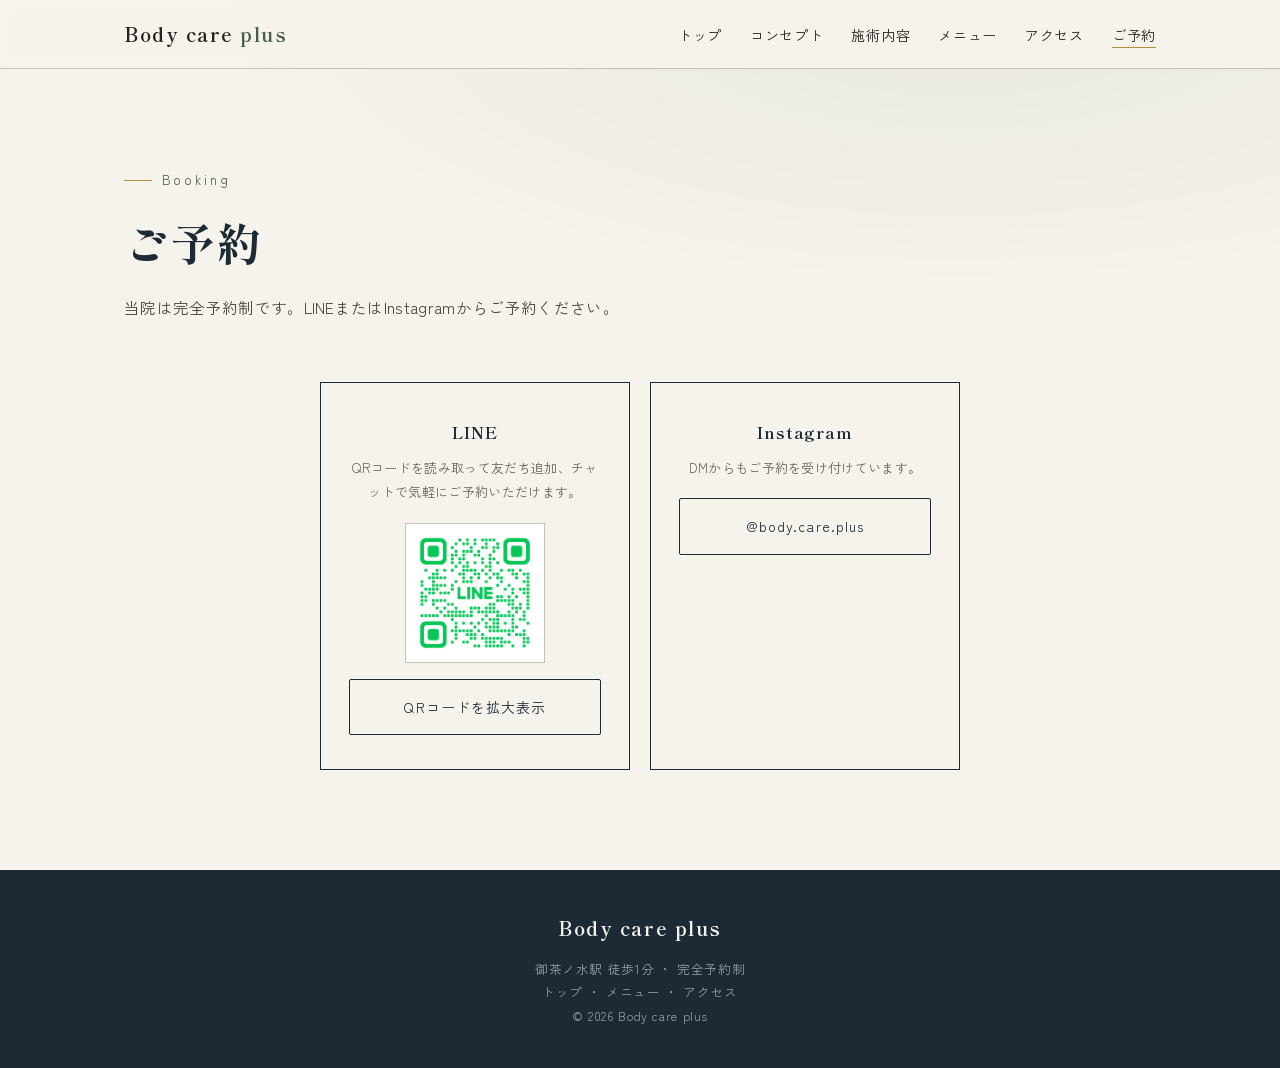
<file: contact.html>
<!DOCTYPE html>
<html lang="ja">
<head>
<meta charset="UTF-8">
<meta name="viewport" content="width=device-width, initial-scale=1.0">
<title>ご予約｜Body care plus</title>
<meta name="description" content="Body care plusへのご予約はLINE・Instagramから承っております。完全予約制の整体院です。">
<link rel="canonical" href="./contact.html">
<link rel="preconnect" href="https://fonts.googleapis.com">
<link rel="preconnect" href="https://fonts.gstatic.com" crossorigin>
<link href="https://fonts.googleapis.com/css2?family=Shippori+Mincho:wght@500;600;700;800&family=Zen+Kaku+Gothic+New:wght@300;400;500;700&display=swap" rel="stylesheet">
<link rel="stylesheet" href="styles.css">
</head>
<body>

<header>
  <div class="nav-inner">
    <a href="index.html" class="logo">Body care <span>plus</span></a>
    <button class="nav-toggle" id="navToggle" aria-label="メニューを開く" aria-expanded="false">☰</button>
    <nav>
      <ul id="navList">
        <li><a href="index.html">トップ</a></li>
        <li><a href="index.html#concept">コンセプト</a></li>
        <li><a href="index.html#services">施術内容</a></li>
        <li><a href="menu.html">メニュー</a></li>
        <li><a href="access.html">アクセス</a></li>
        <li><a href="contact.html" class="active">ご予約</a></li>
      </ul>
    </nav>
  </div>
</header>

<main>
  <section class="page-hero">
    <div class="wrap">
      <p class="eyebrow">Booking</p>
      <h1>ご予約</h1>
      <p>当院は完全予約制です。LINEまたはInstagramからご予約ください。</p>
    </div>
  </section>

  <section style="padding-top:0;">
    <div class="wrap">
      <div class="booking-grid" style="grid-template-columns:repeat(2,1fr); max-width:640px; margin:0 auto;">
        <div class="booking-card">
          <h3>LINE</h3>
          <p>QRコードを読み取って友だち追加、チャットで気軽にご予約いただけます。</p>
          <a href="assets/line-qr.png" target="_blank" rel="noopener">
            <img src="assets/line-qr.png" alt="Body care plus LINE公式アカウント QRコード" style="width:140px; margin:0 auto 16px; border:1px solid var(--line); padding:8px; background:#fff;">
          </a>
          <a href="assets/line-qr.png" target="_blank" rel="noopener" class="btn btn-ghost" style="width:100%;">QRコードを拡大表示</a>
        </div>
        <div class="booking-card">
          <h3>Instagram</h3>
          <p>DMからもご予約を受け付けています。</p>
          <a href="https://www.instagram.com/body.care.plus?igsh=dmV2ajZ1d2Z6M24w&utm_source=qr" target="_blank" rel="noopener" class="btn btn-ghost" style="width:100%;">@body.care.plus</a>
        </div>
      </div>
    </div>
  </section>
</main>

<footer>
  <div class="wrap">
    <span class="logo mincho">Body care plus</span><br>
    御茶ノ水駅 徒歩1分 ・ 完全予約制<br>
    <a href="index.html">トップ</a> ・ <a href="menu.html">メニュー</a> ・ <a href="access.html">アクセス</a><br>
    &copy; 2026 Body care plus
  </div>
</footer>

<div class="mobile-bar">
  <a href="assets/line-qr.png" target="_blank" rel="noopener"><span class="ico">💬</span>LINE</a>
  <a href="https://www.instagram.com/body.care.plus?igsh=dmV2ajZ1d2Z6M24w&utm_source=qr" target="_blank" rel="noopener" class="primary"><span class="ico">📷</span>Instagram</a>
</div>

<script>
  const toggle = document.getElementById('navToggle');
  const list = document.getElementById('navList');
  toggle.addEventListener('click', () => {
    const isOpen = list.classList.toggle('open');
    toggle.setAttribute('aria-expanded', isOpen);
  });
  list.querySelectorAll('a').forEach(a => a.addEventListener('click', () => {
    list.classList.remove('open');
    toggle.setAttribute('aria-expanded', 'false');
  }));
</script>

</body>
</html>
</file>
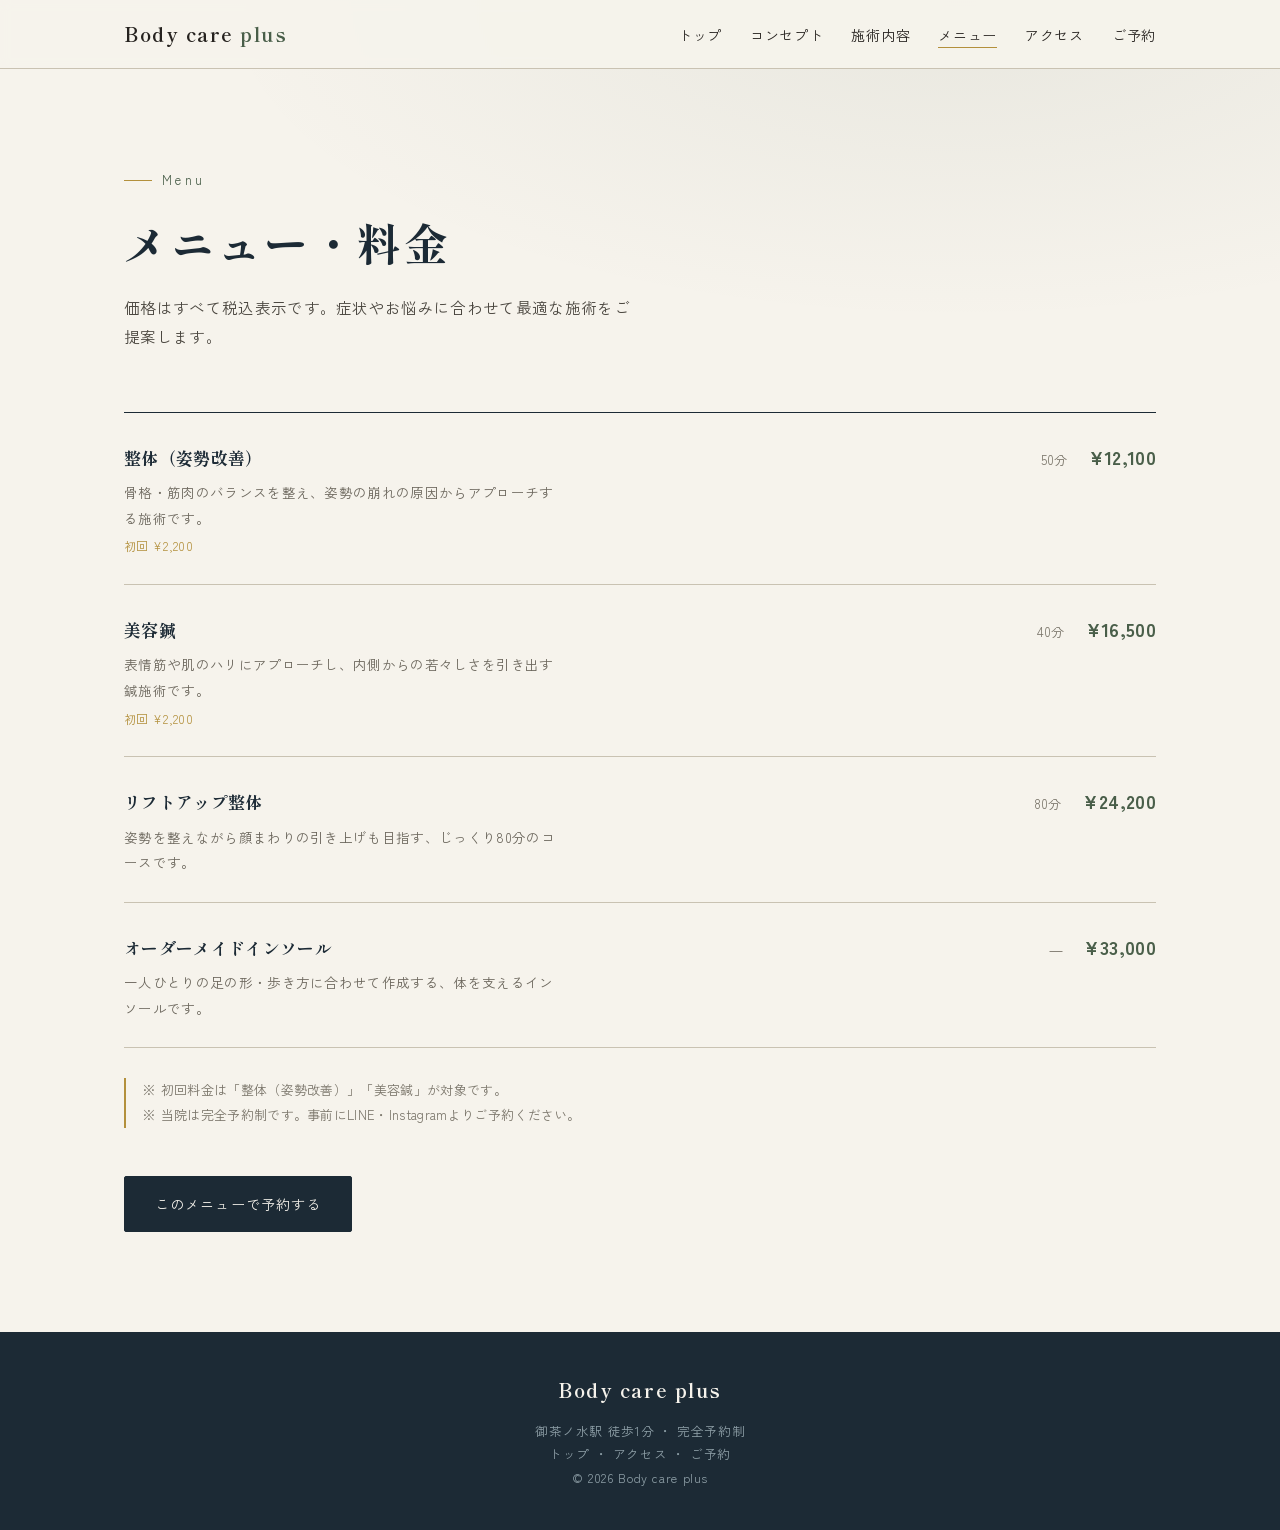
<file: menu.html>
<!DOCTYPE html>
<html lang="ja">
<head>
<meta charset="UTF-8">
<meta name="viewport" content="width=device-width, initial-scale=1.0">
<title>メニュー・料金｜Body care plus</title>
<meta name="description" content="Body care plusのメニュー・料金一覧。整体（姿勢改善）、美容鍼、リフトアップ整体、オーダーメイドインソールなど、税込価格でご案内します。">
<link rel="canonical" href="./menu.html">
<link rel="preconnect" href="https://fonts.googleapis.com">
<link rel="preconnect" href="https://fonts.gstatic.com" crossorigin>
<link href="https://fonts.googleapis.com/css2?family=Shippori+Mincho:wght@500;600;700;800&family=Zen+Kaku+Gothic+New:wght@300;400;500;700&display=swap" rel="stylesheet">
<link rel="stylesheet" href="styles.css">
</head>
<body>

<header>
  <div class="nav-inner">
    <a href="index.html" class="logo">Body care <span>plus</span></a>
    <button class="nav-toggle" id="navToggle" aria-label="メニューを開く" aria-expanded="false">☰</button>
    <nav>
      <ul id="navList">
        <li><a href="index.html">トップ</a></li>
        <li><a href="index.html#concept">コンセプト</a></li>
        <li><a href="index.html#services">施術内容</a></li>
        <li><a href="menu.html" class="active">メニュー</a></li>
        <li><a href="access.html">アクセス</a></li>
        <li><a href="contact.html">ご予約</a></li>
      </ul>
    </nav>
  </div>
</header>

<main>
  <section class="page-hero">
    <div class="wrap">
      <p class="eyebrow">Menu</p>
      <h1>メニュー・料金</h1>
      <p>価格はすべて税込表示です。症状やお悩みに合わせて最適な施術をご提案します。</p>
    </div>
  </section>

  <section style="padding-top:0;">
    <div class="wrap">
      <div class="menu-table">
        <div class="menu-row">
          <div>
            <div class="name">整体（姿勢改善）</div>
            <div class="desc">骨格・筋肉のバランスを整え、姿勢の崩れの原因からアプローチする施術です。</div>
            <span class="first">初回 ¥2,200</span>
          </div>
          <div class="time">50分</div>
          <div class="price">¥12,100</div>
        </div>
        <div class="menu-row">
          <div>
            <div class="name">美容鍼</div>
            <div class="desc">表情筋や肌のハリにアプローチし、内側からの若々しさを引き出す鍼施術です。</div>
            <span class="first">初回 ¥2,200</span>
          </div>
          <div class="time">40分</div>
          <div class="price">¥16,500</div>
        </div>
        <div class="menu-row">
          <div>
            <div class="name">リフトアップ整体</div>
            <div class="desc">姿勢を整えながら顔まわりの引き上げも目指す、じっくり80分のコースです。</div>
          </div>
          <div class="time">80分</div>
          <div class="price">¥24,200</div>
        </div>
        <div class="menu-row">
          <div>
            <div class="name">オーダーメイドインソール</div>
            <div class="desc">一人ひとりの足の形・歩き方に合わせて作成する、体を支えるインソールです。</div>
          </div>
          <div class="time">―</div>
          <div class="price">¥33,000</div>
        </div>
      </div>
      <p class="menu-note">
        ※ 初回料金は「整体（姿勢改善）」「美容鍼」が対象です。<br>
        ※ 当院は完全予約制です。事前にLINE・Instagramよりご予約ください。
      </p>
      <div style="margin-top:48px;">
        <a href="contact.html" class="btn btn-primary">このメニューで予約する</a>
      </div>
    </div>
  </section>
</main>

<footer>
  <div class="wrap">
    <span class="logo mincho">Body care plus</span><br>
    御茶ノ水駅 徒歩1分 ・ 完全予約制<br>
    <a href="index.html">トップ</a> ・ <a href="access.html">アクセス</a> ・ <a href="contact.html">ご予約</a><br>
    &copy; 2026 Body care plus
  </div>
</footer>

<div class="mobile-bar">
  <a href="assets/line-qr.png" target="_blank" rel="noopener"><span class="ico">💬</span>LINE</a>
  <a href="https://www.instagram.com/body.care.plus?igsh=dmV2ajZ1d2Z6M24w&utm_source=qr" target="_blank" rel="noopener" class="primary"><span class="ico">📷</span>Instagram</a>
</div>

<script>
  const toggle = document.getElementById('navToggle');
  const list = document.getElementById('navList');
  toggle.addEventListener('click', () => {
    const isOpen = list.classList.toggle('open');
    toggle.setAttribute('aria-expanded', isOpen);
  });
  list.querySelectorAll('a').forEach(a => a.addEventListener('click', () => {
    list.classList.remove('open');
    toggle.setAttribute('aria-expanded', 'false');
  }));
</script>

</body>
</html>
</file>
<file: styles.css>
:root{
  --ink:#26221f;
  --paper:#f6f3ec;
  --navy:#1c2a35;
  --navy-soft:#28394a;
  --pine:#495e49;
  --pine-soft:#5f7a5e;
  --brass:#b3903c;
  --line:#c9c2b2;
  --paper-dim:#efe9dc;
}
*{box-sizing:border-box; margin:0; padding:0;}
html{scroll-behavior:smooth;}
body{
  background:var(--paper);
  color:var(--ink);
  font-family:'Zen Kaku Gothic New', sans-serif;
  font-weight:400;
  line-height:1.9;
  letter-spacing:.02em;
  -webkit-font-smoothing:antialiased;
}
@media (prefers-reduced-motion: reduce){
  *{animation-duration:0.001ms !important; animation-iteration-count:1 !important; transition-duration:0.001ms !important;}
}
h1,h2,h3,.mincho{
  font-family:'Shippori Mincho', serif;
  letter-spacing:.06em;
}
a{color:inherit; text-decoration:none;}
img{max-width:100%; display:block;}
.wrap{max-width:1080px; margin:0 auto; padding:0 24px;}
:focus-visible{outline:2px solid var(--brass); outline-offset:3px;}

/* ---------- HEADER ---------- */
header{
  position:fixed; top:0; left:0; right:0; z-index:100;
  background:rgba(246,243,236,.92);
  backdrop-filter:blur(6px);
  border-bottom:1px solid var(--line);
}
.nav-inner{
  max-width:1080px; margin:0 auto; padding:16px 24px;
  display:flex; align-items:center; justify-content:space-between;
}
.logo{
  font-family:'Shippori Mincho', serif;
  font-size:19px; font-weight:700; letter-spacing:.08em;
}
.logo span{color:var(--pine);}
nav ul{list-style:none; display:flex; gap:28px;}
nav a{font-size:14px; letter-spacing:.05em; position:relative; padding-bottom:3px;}
nav a::after{
  content:""; position:absolute; left:0; bottom:0; width:0; height:1px;
  background:var(--brass); transition:width .3s ease;
}
nav a:hover::after, nav a.active::after{width:100%;}
.nav-toggle{display:none;}
@media (max-width:760px){
  nav ul{position:fixed; top:60px; right:0; left:0; background:var(--paper);
    flex-direction:column; gap:0; max-height:0; overflow:hidden; transition:max-height .35s ease;
    border-bottom:1px solid var(--line);}
  nav ul.open{max-height:400px;}
  nav a{display:block; padding:16px 24px; border-top:1px solid var(--line);}
  .nav-toggle{display:block; background:none; border:none; font-size:22px; color:var(--ink); cursor:pointer;}
}

/* ---------- PAGE HERO (interior pages) ---------- */
.page-hero{
  padding:150px 0 60px;
  background:radial-gradient(ellipse at 75% 0%, rgba(73,94,73,.08), transparent 55%), var(--paper);
}
.page-hero .eyebrow{
  font-size:13px; letter-spacing:.25em; color:var(--pine); margin-bottom:16px;
  display:flex; align-items:center; gap:10px;
}
.page-hero .eyebrow::before{content:""; width:28px; height:1px; background:var(--brass);}
.page-hero h1{font-size:clamp(28px,4.4vw,44px); color:var(--navy); font-weight:800; line-height:1.5;}
.page-hero p{margin-top:18px; max-width:520px; color:#4a463f; font-size:15.5px;}

/* ---------- HERO (top page) ---------- */
.hero{
  position:relative;
  padding:150px 0 100px;
  overflow:hidden;
  background:radial-gradient(ellipse at 75% 0%, rgba(73,94,73,.08), transparent 55%), var(--paper);
}
.hero-grid{display:grid; grid-template-columns:1fr 200px; gap:40px; align-items:start;}
.eyebrow{
  font-size:13px; letter-spacing:.25em; color:var(--pine); margin-bottom:20px;
  display:flex; align-items:center; gap:10px;
}
.eyebrow::before{content:""; width:28px; height:1px; background:var(--brass);}
.hero h1{font-size:clamp(32px,5.2vw,58px); font-weight:800; color:var(--navy); line-height:1.5;}
.hero h1 em{font-style:normal; color:var(--pine);}
.hero p.lead{margin-top:26px; max-width:480px; font-size:16px; color:#4a463f;}
.hero-ctas{margin-top:38px; display:flex; gap:14px; flex-wrap:wrap;}
.btn{
  display:inline-block; padding:14px 30px; font-size:14px; letter-spacing:.08em;
  border-radius:2px; transition:all .25s ease; border:1px solid var(--navy);
}
.btn-primary{background:var(--navy); color:var(--paper);}
.btn-primary:hover{background:var(--pine); border-color:var(--pine);}
.btn-ghost{border:1px solid var(--navy); color:var(--navy);}
.btn-ghost:hover{background:var(--navy); color:var(--paper);}

.axis{position:relative; height:520px; justify-self:center; display:flex; flex-direction:column; align-items:center;}
.axis-line{
  position:absolute; top:0; bottom:0; left:50%; width:1px;
  background:linear-gradient(to bottom, transparent, var(--brass) 8%, var(--brass) 92%, transparent);
  transform:translateX(-50%);
}
.axis-point{position:absolute; left:50%; transform:translate(-50%,-50%); display:flex; align-items:center; gap:10px;}
.axis-point .dot{width:8px; height:8px; border-radius:50%; background:var(--brass); box-shadow:0 0 0 4px rgba(179,144,60,.15);}
.axis-point .tag{font-size:12px; letter-spacing:.1em; color:var(--navy-soft); white-space:nowrap; background:var(--paper); padding:2px 6px;}
.axis-point.right{flex-direction:row-reverse;}
@media (max-width:820px){.hero-grid{grid-template-columns:1fr;} .axis{display:none;}}

/* ---------- SECTION SHARED ---------- */
section{padding:100px 0;}
.section-head{margin-bottom:56px; max-width:640px;}
.section-num{font-size:13px; letter-spacing:.2em; color:var(--brass); margin-bottom:10px;}
.section-head h2{font-size:clamp(26px,3.6vw,38px); color:var(--navy); font-weight:700; line-height:1.6;}
.section-head p{margin-top:16px; color:#5a564d; font-size:15px;}

/* ---------- CONCEPT ---------- */
.concept{background:var(--navy); color:var(--paper);}
.concept .section-head p{color:#c7cdd2;}
.concept-body{display:grid; grid-template-columns:1.1fr .9fr; gap:60px; align-items:center;}
.concept-body h3{font-size:clamp(22px,2.8vw,30px); line-height:1.9; font-weight:600;}
.concept-body h3 em{font-style:normal; color:var(--brass);}
.concept-diagram{border:1px solid rgba(246,243,236,.25); padding:32px; font-size:14px; color:#c7cdd2;}
.concept-diagram .row{display:flex; justify-content:space-between; padding:14px 0; border-bottom:1px solid rgba(246,243,236,.15);}
.concept-diagram .row:last-child{border-bottom:none;}
.concept-diagram .row b{color:var(--paper); font-weight:500;}
@media (max-width:820px){.concept-body{grid-template-columns:1fr;}}

/* ---------- SERVICES ---------- */
.services-grid{display:grid; grid-template-columns:repeat(3,1fr); gap:1px; background:var(--line); border:1px solid var(--line);}
.service-card{background:var(--paper); padding:36px 30px; min-height:200px; display:flex; flex-direction:column; justify-content:space-between; transition:background .25s ease;}
.service-card:hover{background:var(--paper-dim);}
.service-card .num{font-size:12px; color:var(--brass); letter-spacing:.15em;}
.service-card h3{font-size:19px; margin-top:14px; color:var(--navy); font-weight:700;}
.service-card p{font-size:13.5px; color:#6b665c; margin-top:10px;}
@media (max-width:820px){.services-grid{grid-template-columns:1fr 1fr;}}
@media (max-width:560px){.services-grid{grid-template-columns:1fr;}}

/* ---------- TARGET ---------- */
.target{background:var(--paper-dim);}
.target-list{display:flex; flex-wrap:wrap; gap:12px;}
.target-list span{border:1px solid var(--navy); padding:10px 20px; font-size:14px; border-radius:999px; color:var(--navy);}

/* ---------- MENU ---------- */
.menu-table{border-top:1px solid var(--navy);}
.menu-row{display:grid; grid-template-columns:1fr auto auto; gap:20px; align-items:baseline; padding:26px 0; border-bottom:1px solid var(--line);}
.menu-row .name{font-size:17px; font-weight:700; color:var(--navy); font-family:'Shippori Mincho',serif;}
.menu-row .desc{font-size:13.5px; color:#6b665c; margin-top:6px; max-width:440px;}
.menu-row .time{font-size:13px; color:#7a756a;}
.menu-row .price{font-size:19px; font-weight:700; color:var(--pine); font-variant-numeric:tabular-nums;}
.menu-row .first{font-size:12px; color:var(--brass); display:block; margin-top:4px; font-weight:400;}
@media (max-width:560px){.menu-row{grid-template-columns:1fr; gap:6px;}}
.menu-note{margin-top:30px; font-size:13px; color:#7a756a; border-left:2px solid var(--brass); padding-left:16px;}

/* ---------- ACCESS ---------- */
.access{background:var(--navy); color:var(--paper);}
.access-grid{display:grid; grid-template-columns:1fr 1fr; gap:60px;}
.access dl{display:grid; grid-template-columns:100px 1fr; gap:18px 20px; font-size:14.5px;}
.access dt{color:var(--brass); letter-spacing:.05em;}
.access dd{color:#dfe3e0;}
@media (max-width:760px){.access-grid{grid-template-columns:1fr; gap:36px;}}
.map-link{
  display:inline-flex; align-items:center; gap:8px; margin-top:24px;
  border:1px solid rgba(246,243,236,.4); padding:12px 22px; font-size:13.5px;
  transition:background .25s ease;
}
.map-link:hover{background:rgba(246,243,236,.08);}

/* ---------- BOOKING ---------- */
.booking-grid{display:grid; grid-template-columns:repeat(3,1fr); gap:20px;}
.booking-card{border:1px solid var(--navy); padding:34px 28px; text-align:center; transition:transform .25s ease, background .25s ease;}
.booking-card:hover{transform:translateY(-4px); background:var(--paper-dim);}
.booking-card h3{font-size:16px; color:var(--navy); margin-bottom:8px;}
.booking-card p{font-size:13px; color:#6b665c; margin-bottom:18px;}
@media (max-width:760px){.booking-grid{grid-template-columns:1fr;}}

/* ---------- CONTACT FORM ---------- */
.contact-form{max-width:600px; display:flex; flex-direction:column; gap:20px;}
.field label{display:block; font-size:13px; letter-spacing:.05em; color:var(--navy); margin-bottom:8px;}
.field input, .field textarea, .field select{
  width:100%; border:1px solid var(--line); background:var(--paper); padding:13px 14px;
  font-family:inherit; font-size:14.5px; color:var(--ink); border-radius:2px;
}
.field input:focus, .field textarea:focus, .field select:focus{border-color:var(--brass);}
.field textarea{resize:vertical; min-height:120px;}
.contact-form .btn{align-self:flex-start; cursor:pointer; background:var(--navy); color:var(--paper); border:none;}
.contact-form .btn:hover{background:var(--pine);}
.form-note{font-size:12.5px; color:#7a756a; margin-top:-6px;}

footer{background:var(--navy); color:#8fa0a8; padding:40px 0; font-size:12.5px; text-align:center; letter-spacing:.05em;}
footer .logo{color:var(--paper); margin-bottom:10px; display:inline-block;}
footer a:hover{color:var(--paper);}

/* ---------- MOBILE STICKY BOOKING BAR ---------- */
.mobile-bar{display:none;}
@media (max-width:760px){
  body{padding-bottom:64px;}
  .mobile-bar{
    display:flex;
    position:fixed; left:0; right:0; bottom:0; z-index:200;
    background:var(--navy);
    border-top:1px solid rgba(246,243,236,.15);
    padding-bottom:env(safe-area-inset-bottom);
  }
  .mobile-bar a{
    flex:1; text-align:center; padding:14px 6px; font-size:13px; letter-spacing:.04em;
    color:var(--paper); border-right:1px solid rgba(246,243,236,.15);
    display:flex; flex-direction:column; align-items:center; gap:2px;
  }
  .mobile-bar a:last-child{border-right:none;}
  .mobile-bar a .ico{font-size:16px;}
  .mobile-bar a.primary{background:var(--pine);}
}
</file>
